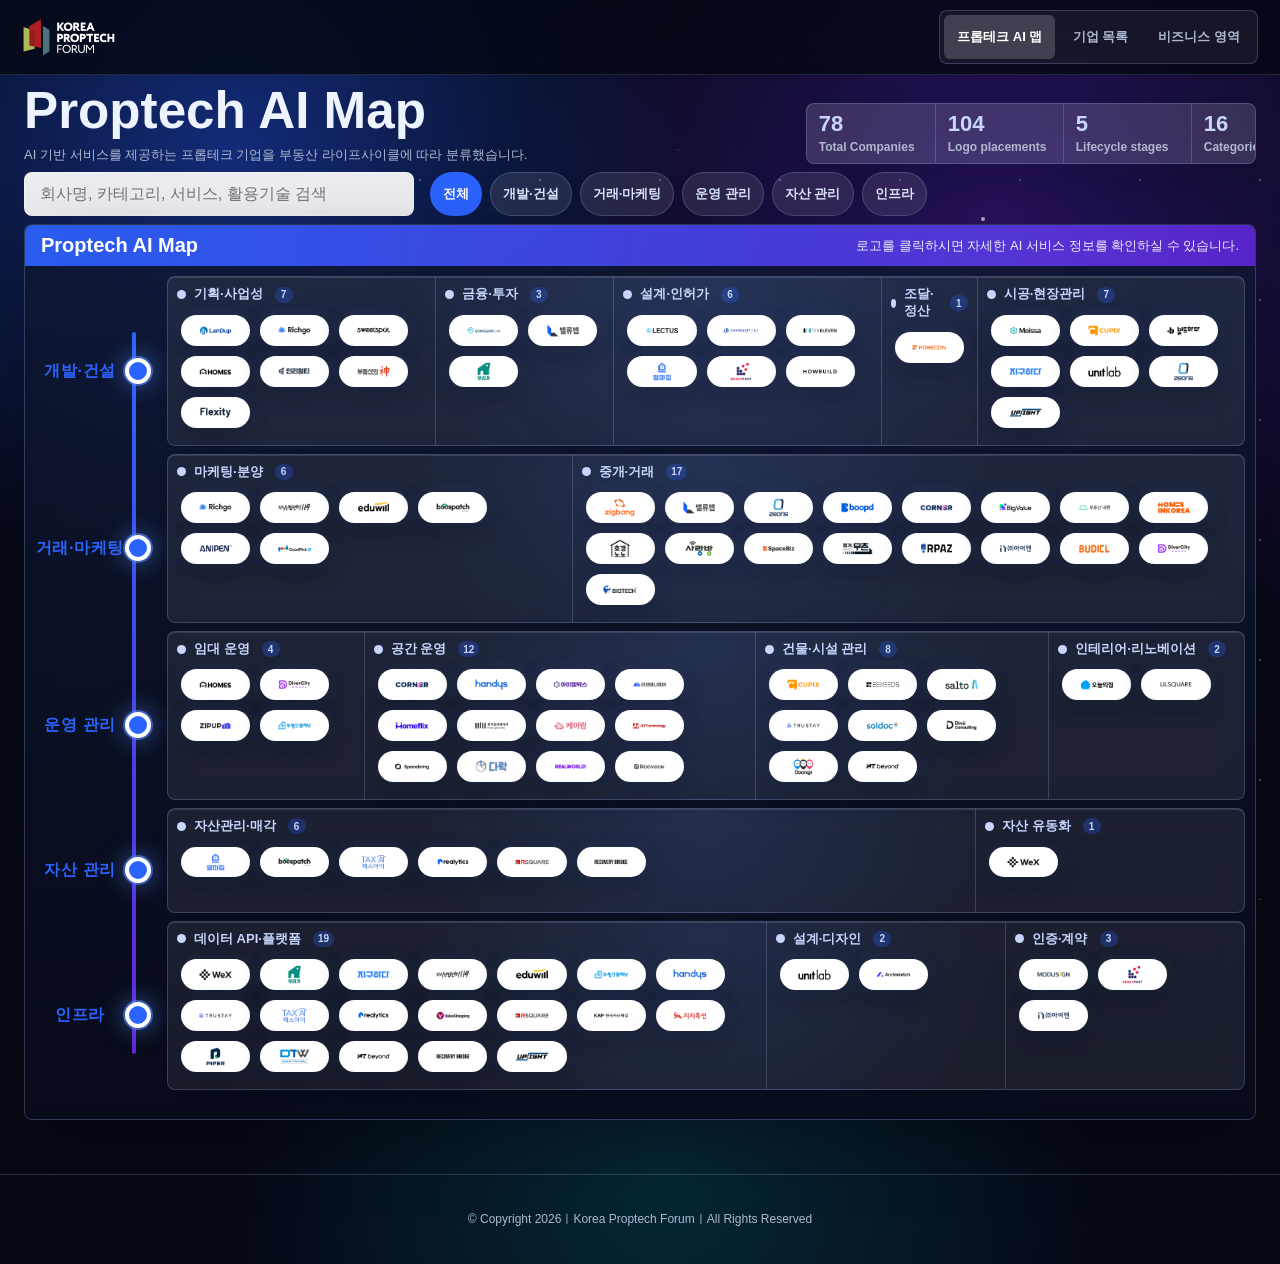
<file: index.html>
<!doctype html>
<html lang="ko">
<head>
  <meta charset="utf-8" />
  <meta name="viewport" content="width=device-width, initial-scale=1" />
  <title>Proptech AI Map</title>
  <meta property="og:type" content="website" />
  <meta property="og:title" content="Proptech AI Map" />
  <meta property="og:image" content="https://koreaproptechforum.github.io/proptech-ai-map/assets/thumbnail-proptech-ai-map.png" />
  <meta property="og:url" content="https://koreaproptechforum.github.io/proptech-ai-map/" />
  <meta name="twitter:card" content="summary_large_image" />
  <meta name="twitter:title" content="Proptech AI Map" />
  <meta name="twitter:image" content="https://koreaproptechforum.github.io/proptech-ai-map/assets/thumbnail-proptech-ai-map.png" />
  <link rel="canonical" href="https://koreaproptechforum.github.io/proptech-ai-map/" />
  <link rel="icon" href="./assets/kpf-favicon.png" />
  <link rel="preload" as="image" href="./assets/thumbnail-proptech-ai-map.png" />
  <link rel="preconnect" href="https://fonts.googleapis.com" />
  <link rel="preconnect" href="https://fonts.gstatic.com" crossorigin />
  <link rel="stylesheet" href="./styles.css" />
</head>
<body>
  <header class="topbar">
    <div class="brand">
      <img src="assets/kpf-logo.png" alt="Korea Proptech Forum" class="brand-logo">
    </div>
    <nav class="view-tabs" aria-label="보기 전환">
      <button class="tab is-active" type="button" data-view="map">프롭테크 AI 맵</button>
      <button class="tab" type="button" data-view="directory">기업 목록</button>
      <button class="tab" type="button" data-view="business">비즈니스 영역</button>
    </nav>
  </header>

  <main>
    <div class="space-field" aria-hidden="true">
      <span></span><span></span><span></span><span></span><span></span>
    </div>

    <section class="hero" aria-labelledby="page-title">
      <div>
<h1 id="page-title">Proptech AI Map</h1>
        <p class="lead">
          <span id="lead-main">AI 기반 서비스를 제공하는 프롭테크 기업을 부동산 라이프사이클에 따라 분류했습니다.</span>
        </p>
      </div>
      <div class="stats" aria-label="맵 통계">
        <div><strong id="unique-company-count">0</strong><span>Total Companies</span></div>
        <div id="stat-logo-placements"><strong id="company-count">0</strong><span>Logo placements</span></div>
        <div><strong>5</strong><span>Lifecycle stages</span></div>
        <div><strong id="category-count">0</strong><span>Categories</span></div>
      </div>
    </section>

    <section class="controls" aria-label="검색 및 필터">
      <label class="search-box">
        <input id="search-input" type="search" placeholder="회사명, 카테고리, 서비스, 활용기술 검색" autocomplete="off" />
      </label>
      <div class="filter-row" id="stage-filters" aria-label="단계 필터"></div>
    </section>

    <section id="map-view" class="view is-active" aria-label="프롭테크 AI 맵"></section>

    <section id="business-view" class="view" aria-label="비즈니스 영역">
      <div class="biz-columns">
        <div class="biz-col">
          <div class="biz-col-header">
            <div class="biz-col-label">B2B <span class="biz-col-count" id="biz-count-b2b"></span></div>
            <div class="biz-col-sub">기업 및 정부·공공기관 대상</div>
          </div>
          <div class="biz-chip-area" id="zone-b2b"></div>
        </div>
        <div class="biz-col biz-col-center">
          <div class="biz-col-header">
            <div class="biz-col-label">B2B · B2C <span class="biz-col-count" id="biz-count-both"></span></div>
          </div>
          <div class="biz-chip-area" id="zone-both"></div>
        </div>
        <div class="biz-col">
          <div class="biz-col-header">
            <div class="biz-col-label">B2C <span class="biz-col-count" id="biz-count-b2c"></span></div>
            <div class="biz-col-sub">일반 소비자 대상</div>
          </div>
          <div class="biz-chip-area" id="zone-b2c"></div>
        </div>
      </div>
    </section>

    <section id="directory-view" class="view" aria-label="회사 목록">
      <div class="directory-layout">
        <aside class="side-panel">
          <h2>분류</h2>
          <div id="category-filters" class="category-filter-list"></div>
        </aside>
        <div>
          <div class="result-bar">
            <strong id="result-count">0개 기업</strong>
            <div class="sort-controls" id="sort-controls"></div>
          </div>
          <div id="directory-grid" class="directory-grid"></div>
        </div>
      </div>
    </section>
  </main>

  <footer class="site-footer">
    <p>© Copyright 2026ㅣKorea Proptech ForumㅣAll Rights Reserved</p>
  </footer>

  <!-- Company detail modal -->
  <div id="company-modal" class="company-modal hidden" role="dialog" aria-modal="true">
    <div class="company-modal-backdrop" id="modal-backdrop"></div>
    <div class="company-modal-box">
      <button class="company-modal-close" id="modal-close" aria-label="닫기">✕</button>
      <div id="modal-body"></div>
    </div>
  </div>

  <template id="company-template">
    <a class="company-chip" target="_blank" rel="noreferrer">
      <span class="orbit-motion">
        <span class="logo-text"></span>
      </span>
      <small></small>
    </a>
  </template>

  <script src="./app.js"></script>
</body>
</html>
</file>
<file: styles.css>
:root {
  --blue: #2b63ff;
  --violet: #6126d9;
  --ink: #eef4ff;
  --muted: #aeb9d0;
  --line: rgba(178, 199, 255, 0.22);
  --panel: rgba(255, 255, 255, 0.095);
  --panel-strong: rgba(255, 255, 255, 0.145);
  --shadow: 0 24px 70px rgba(0, 0, 0, 0.3);
}

* {
  box-sizing: border-box;
}

.site-footer {
  text-align: center;
  padding: 24px 16px;
  font-size: 12px;
  color: var(--muted);
  border-top: 1px solid var(--line);
  margin-top: 40px;
}

body {
  margin: 0;
  min-height: 100vh;
  overflow-x: hidden;
  color: var(--ink);
  font-family: Pretendard, Inter, "Noto Sans KR", "Malgun Gothic", Arial, sans-serif;
  background:
    radial-gradient(circle at 18% 12%, rgba(36, 91, 255, 0.42), transparent 30%),
    radial-gradient(circle at 78% 18%, rgba(93, 34, 210, 0.42), transparent 34%),
    radial-gradient(circle at 52% 94%, rgba(0, 177, 190, 0.18), transparent 32%),
    #060916;
}

body::before {
  content: "";
  position: fixed;
  inset: 0;
  pointer-events: none;
  background-image:
    radial-gradient(circle, rgba(255,255,255,0.78) 0 1px, transparent 1.7px),
    radial-gradient(circle, rgba(130,178,255,0.48) 0 1px, transparent 1.5px);
  background-position: 0 0, 48px 60px;
  background-size: 120px 120px, 180px 180px;
  opacity: 0.3;
}

button,
input {
  font: inherit;
}

.topbar {
  position: sticky;
  top: 0;
  z-index: 20;
  display: flex;
  align-items: center;
  justify-content: space-between;
  gap: 20px;
  min-height: 56px;
  padding: 10px 22px;
  border-bottom: 1px solid rgba(255,255,255,0.12);
  background: rgba(5, 8, 18, 0.78);
  backdrop-filter: blur(16px);
}

.topbar-slogan {
  position: absolute;
  left: 50%;
  transform: translateX(-50%);
  font-family: inherit;
  font-weight: 700;
  font-size: 19px;
  color: rgba(200, 215, 255, 0.75);
  letter-spacing: 0.06em;
  white-space: nowrap;
  pointer-events: none;
  margin: 0;
}


.brand {
  display: flex;
  align-items: center;
  gap: 12px;
}

.brand-logo {
  height: 38px;
  width: auto;
  display: block;
}

.mark {
  display: flex;
  align-items: center;
  gap: 4px;
  width: 30px;
  height: 30px;
}

.mark span {
  width: 7px;
  border-radius: 2px;
}

.mark span:nth-child(1) { height: 18px; background: #81b843; }
.mark span:nth-child(2) { height: 25px; background: #d84845; }
.mark span:nth-child(3) { height: 21px; background: #50606d; }

.brand strong,
.brand span {
  display: block;
  white-space: nowrap;
}

.brand strong {
  font-size: 14px;
}

.brand span {
  margin-top: 2px;
  color: var(--muted);
  font-size: 12px;
  font-weight: 800;
}

.view-tabs {
  display: inline-flex;
  gap: 4px;
  padding: 4px;
  border: 1px solid var(--line);
  border-radius: 8px;
  background: rgba(255,255,255,0.06);
}

.tab {
  display: inline-flex;
  align-items: center;
  justify-content: center;
  min-width: 82px;
  min-height: 44px;
  border: 0;
  border-radius: 6px;
  padding: 9px 13px;
  background: transparent;
  color: var(--muted);
  font-size: 13px;
  font-weight: 900;
  cursor: pointer;
}

.tab.is-active {
  background: rgba(255,255,255,0.18);
  color: #fff;
}

main {
  position: relative;
  width: min(1480px, calc(100% - 48px));
  margin: 0 auto;
  padding: 12px 0 14px;
}

.space-field {
  position: absolute;
  inset: 24px 0 auto;
  height: 420px;
  pointer-events: none;
  overflow: hidden;
}

.space-field span {
  position: absolute;
  border-radius: 50%;
  background: #fff;
  box-shadow: 0 0 22px rgba(255,255,255,0.85);
  opacity: 0.7;
}

.space-field span:nth-child(1) { left: 9%; top: 34%; width: 5px; height: 5px; }
.space-field span:nth-child(2) { display: none; }
.space-field span:nth-child(3) { right: 22%; top: 28%; width: 4px; height: 4px; }
.space-field span:nth-child(4) { right: 8%; top: 67%; width: 7px; height: 7px; }
.space-field span:nth-child(5) { left: 56%; top: 76%; width: 5px; height: 5px; }

.hero {
  position: relative;
  display: grid;
  grid-template-columns: minmax(0, 1fr) auto;
  gap: 28px;
  align-items: end;
  margin-bottom: 8px;
}

.eyebrow {
  margin: 0 0 5px;
  color: var(--blue);
  font-size: 13px;
  font-weight: 950;
}

h1 {
  margin: 0;
  font-size: clamp(32px, 4vw, 54px);
  line-height: 0.95;
  letter-spacing: 0;
}

.lead {
  max-width: 790px;
  margin: 10px 0 0;
  color: var(--muted);
  font-size: 13px;
  line-height: 1.45;
}

.stats {
  display: flex;
  overflow: hidden;
  border: 1px solid var(--line);
  border-radius: 8px;
  background: var(--panel-strong);
  box-shadow: var(--shadow);
  backdrop-filter: blur(16px);
}

.stats div {
  flex: 0 0 128px;
  padding: 9px 12px;
  border-left: 1px solid var(--line);
}

.stats div:first-child {
  border-left: 0;
}

.stats strong,
.stats span {
  display: block;
}

.stats strong {
  color: #c8d6ff;
  font-size: 22px;
  line-height: 1;
}

.stats span {
  margin-top: 5px;
  color: var(--muted);
  font-size: 12px;
  font-weight: 900;
}

.controls {
  position: relative;
  display: grid;
  grid-template-columns: minmax(240px, 390px) minmax(0, 1fr);
  gap: 16px;
  align-items: end;
  margin-bottom: 8px;
}

.search-box {
  display: grid;
  gap: 4px;
}

.search-box span {
  color: var(--muted);
  font-size: 12px;
  font-weight: 950;
}

.search-box input {
  width: 100%;
  height: 44px;
  border: 1px solid rgba(255,255,255,0.28);
  border-radius: 8px;
  padding: 0 15px;
  background: rgba(255,255,255,0.92);
  color: #141824;
  outline: none;
}

.search-box input:focus {
  border-color: var(--blue);
  box-shadow: 0 0 0 3px rgba(43, 99, 255, 0.18);
}

.filter-row {
  display: flex;
  flex-wrap: wrap;
  gap: 8px;
}

.filter-button {
  display: inline-flex;
  align-items: center;
  min-height: 44px;
  border: 1px solid var(--line);
  border-radius: 999px;
  padding: 8px 12px;
  background: rgba(255,255,255,0.1);
  color: #dfe7ff;
  font-size: 13px;
  font-weight: 900;
  cursor: pointer;
}

.filter-button.is-active {
  border-color: transparent;
  background: var(--blue);
  color: white;
}

.view {
  display: none;
}

.view.is-active {
  display: block;
}

.map-board {
  overflow: hidden;
  border: 1px solid var(--line);
  border-radius: 8px;
  background: linear-gradient(180deg, rgba(15, 24, 50, 0.84), rgba(8, 12, 27, 0.92));
  box-shadow: var(--shadow);
  backdrop-filter: blur(18px);
}

.map-title {
  display: flex;
  justify-content: space-between;
  gap: 20px;
  align-items: center;
  padding: 9px 16px;
  color: white;
  background:
    linear-gradient(100deg, rgba(43, 99, 255, 0.92), rgba(97, 38, 217, 0.9)),
    radial-gradient(circle at 80% 20%, rgba(255,255,255,0.25), transparent 22%);
}

.map-title strong {
  font-size: 20px;
  letter-spacing: 0;
}

.map-title span {
  font-size: 13px;
  font-weight: 400;
  opacity: 0.9;
}

.map-content {
  display: grid;
  grid-template-columns: 120px minmax(0, 1fr);
  gap: 12px;
  padding: 10px;
}

.stage-rail {
  position: relative;
  display: grid;
  align-content: start;
  gap: 8px;
  padding: 10px 0;
}

.stage-rail::before {
  content: "";
  position: absolute;
  top: calc(var(--rail-row-height, 91px) / 2 + 10px);
  bottom: calc(var(--rail-row-height, 91px) / 2 + 10px);
  left: 97px;
  width: 4px;
  border-radius: 99px;
  background: linear-gradient(180deg, var(--blue), var(--violet));
}

.rail-stage {
  position: relative;
  display: grid;
  grid-template-columns: 90px;
  gap: 0;
  align-items: center;
  min-height: var(--rail-row-height, 91px);
}

.rail-stage::after {
  content: "";
  position: absolute;
  left: 90px;
  top: 50%;
  width: 18px;
  height: 18px;
  transform: translateY(-50%);
  border: 4px solid white;
  border-radius: 50%;
  background: var(--blue);
  box-shadow: 0 0 0 2px rgba(92, 139, 255, 0.55), 0 0 24px rgba(92, 139, 255, 0.7);
}

.rail-stage strong {
  display: block;
  width: 100%;
  color: var(--blue);
  font-size: 16px;
  font-weight: 800;
  line-height: 1.4;
  letter-spacing: 0.04em;
  white-space: normal;
  word-break: keep-all;
  overflow-wrap: break-word;
  text-align: center;
}

.rail-stage.is-active strong {
  color: #fff;
}

.rail-stage.is-active::after {
  background: #fff;
  box-shadow:
    0 0 0 3px var(--blue),
    0 0 0 5px rgba(92, 139, 255, 0.5),
    0 0 20px 4px rgba(92, 139, 255, 0.9);
  animation: rail-pulse 1.6s ease-in-out infinite;
}

@keyframes rail-pulse {
  0%, 100% { box-shadow: 0 0 0 3px var(--blue), 0 0 0 5px rgba(92,139,255,0.5), 0 0 20px 4px rgba(92,139,255,0.9); }
  50%       { box-shadow: 0 0 0 3px var(--blue), 0 0 0 8px rgba(92,139,255,0.3), 0 0 32px 8px rgba(92,139,255,0.6); }
}

.rail-stage span {
  display: none;
  font-size: 12px;
  font-weight: 950;
  line-height: 1.35;
}

.stage-list {
  display: grid;
  align-content: start;
  gap: 8px;
}

.stage-card {
  display: grid;
  grid-template-columns: var(--category-template, repeat(var(--category-count, 3), minmax(0, 1fr)));
  gap: 0;
  min-height: 82px;
  transition: opacity 0.3s, filter 0.3s;
  border: 1px solid var(--line);
  border-radius: 8px;
  background:
    radial-gradient(circle at 50% 0%, rgba(88, 134, 255, 0.13), transparent 52%),
    rgba(255, 255, 255, 0.075);
  box-shadow: inset 0 1px 0 rgba(255,255,255,0.12);
  backdrop-filter: blur(10px);
}

.stage-card.is-dimmed {
  opacity: 0.25;
  filter: blur(1px);
}

.stage-card.is-active {
  border-color: rgba(92, 139, 255, 0.6);
  box-shadow: inset 0 1px 0 rgba(255,255,255,0.12), 0 0 0 1px rgba(92,139,255,0.3), 0 0 24px rgba(92,139,255,0.15);
}

.stage-development { min-height: 104px; }
.stage-transaction { min-height: 88px; }
.stage-operation { min-height: 104px; }
.stage-asset { min-height: 58px; }
.stage-infra { min-height: 88px; }

.category-column {
  position: relative;
  min-width: 0;
  padding: 9px;
  border-left: 1px solid var(--line);
}

.category-column:first-child {
  border-left: 0;
}

.category-column h2 {
  display: flex;
  align-items: center;
  gap: 8px;
  margin: 0;
  color: #c8d6ff;
  font-size: 13px;
  line-height: 1.3;
  letter-spacing: 0;
}

.category-column h2::before {
  content: "";
  width: 9px;
  height: 9px;
  border-radius: 50%;
  background: currentColor;
}

.company-list {
  position: relative;
  height: calc(100% - 18px);
  min-height: calc(52px + min(var(--density, 1), 10) * 2px);
  margin-top: 4px;
}

.company-list.floating-list {
  display: flex;
  flex-wrap: wrap;
  align-content: flex-start;
  gap: 10px;
  padding: 8px 4px;
  height: auto;
}

.company-list.floating-list .company-chip {
  position: relative;
  left: auto;
  top: auto;
  transform: none;
  animation: float-y var(--float-duration, 6s) ease-in-out var(--float-delay, 0s) infinite alternate;
}

.company-list.floating-list .company-chip:hover,
.company-list.floating-list .company-chip:focus-visible {
  transform: scale(1.08);
}

@keyframes float-y {
  from { transform: translateY(-4px); }
  to   { transform: translateY(4px); }
}

.company-chip {
  position: absolute;
  left: var(--x, 50%);
  top: var(--y, 50%);
  display: inline-grid;
  place-items: center;
  width: clamp(68px, 5.4vw, 92px);
  height: clamp(30px, 2.4vw, 40px);
  padding: 5px 9px;
  overflow: hidden;
  border: 1px solid rgba(255, 255, 255, 0.28);
  border-radius: 999px;
  background: #ffffff;
  color: #242a35;
  text-align: center;
  text-decoration: none;
  box-shadow:
    inset 0 1px 0 rgba(255, 255, 255, 0.95),
    0 8px 22px rgba(0, 0, 0, 0.24),
    0 0 18px rgba(86, 134, 255, 0.12);
  transform-origin: center;
  transform: translate(-50%, -50%);
  transition: box-shadow 160ms ease, border-color 160ms ease, filter 160ms ease;
  animation: drift var(--float-duration, 7s) ease-in-out var(--float-delay, 0s) infinite alternate;
}

.company-chip:hover,
.company-chip:focus-visible {
  z-index: 5;
  border-color: var(--blue);
  outline: none;
  filter: saturate(1.08);
  box-shadow: 0 18px 36px rgba(0, 0, 0, 0.36), 0 0 32px rgba(83, 132, 255, 0.45);
}

.orbit-motion {
  display: block;
  width: 100%;
  height: 100%;
  transition: transform 160ms ease;
}

.company-chip:hover .orbit-motion,
.company-chip:focus-visible .orbit-motion {
  transform: scale(1.28);
}

.company-chip.is-featured {
  border-color: rgba(255, 224, 124, 0.9);
  background: #ffffff;
  box-shadow:
    0 10px 28px rgba(0, 0, 0, 0.28),
    0 0 18px rgba(255, 215, 92, 0.55),
    0 0 34px rgba(80, 157, 255, 0.35);
}

.company-chip.is-featured::before {
  content: "";
  position: absolute;
  inset: -2px;
  border-radius: inherit;
  pointer-events: none;
  background: linear-gradient(120deg, transparent 0%, rgba(255,255,255,0.95) 45%, transparent 70%);
  transform: translateX(-130%);
  animation: shine 2.8s ease-in-out infinite;
}

.company-chip.is-featured::after {
  content: "";
  position: absolute;
  right: 6px;
  top: 5px;
  width: 8px;
  height: 8px;
  border-radius: 50%;
  background: #ffd95c;
  box-shadow:
    0 0 0 3px rgba(255, 217, 92, 0.2),
    0 0 12px rgba(255, 217, 92, 0.95);
  animation: twinkle 1.6s ease-in-out infinite alternate;
}

.directory-card.is-featured {
  border-color: rgba(255, 224, 124, 0.45);
  box-shadow:
    0 12px 32px rgba(24, 33, 55, 0.12),
    0 0 28px rgba(255, 215, 92, 0.22);
}

.directory-card.is-featured .directory-logo {
  border-color: rgba(255, 224, 124, 0.9);
  box-shadow: 0 0 24px rgba(255, 215, 92, 0.35);
}

@keyframes shine {
  0%, 45% {
    transform: translateX(-130%);
    opacity: 0;
  }
  55% {
    opacity: 0.85;
  }
  100% {
    transform: translateX(130%);
    opacity: 0;
  }
}

@keyframes twinkle {
  from {
    transform: scale(0.85) rotate(-8deg);
    opacity: 0.55;
  }
  to {
    transform: scale(1.2) rotate(8deg);
    opacity: 1;
  }
}

@keyframes drift {
  0% {
    transform: perspective(600px) translate(calc(-50% - var(--float-x, 0px)), calc(-50% - var(--float-y, 0px))) translateZ(calc(-1 * var(--float-z, 0px)));
    z-index: 0;
  }
  50% {
    z-index: 3;
  }
  100% {
    transform: perspective(600px) translate(calc(-50% + var(--float-x, 0px)), calc(-50% + var(--float-y, 0px))) translateZ(var(--float-z, 0px));
    z-index: 0;
  }
}

.logo-text {
  position: relative;
  display: block;
  width: 100%;
  height: 100%;
}

.logo-text img {
  position: absolute;
  inset: 0;
  width: 100%;
  height: 100%;
  object-fit: contain;
  object-position: center center;
}

.directory-logo img {
  position: absolute;
  inset: 8px 14px;
  width: calc(100% - 28px);
  height: calc(100% - 16px);
  object-fit: contain;
  object-position: center center;
}

.directory-logo span {
  position: absolute;
  inset: 0;
  display: flex;
  align-items: center;
  justify-content: center;
  padding: 4px 10px;
}

.company-chip small {
  display: none;
}

/* ── Business View ───────────────────────────────────────────── */
.biz-columns {
  display: grid;
  grid-template-columns: 1fr 1.6fr 1fr;
  gap: 0;
  padding: 0 0 40px;
  align-items: stretch;
}

.biz-col {
  display: flex;
  flex-direction: column;
  padding: 20px 16px 20px;
  border-radius: 0;
  transition: background 0.3s;
}

.biz-col:first-child {
  background: linear-gradient(160deg, rgba(43,99,255,0.13) 0%, rgba(43,99,255,0.06) 100%);
  border-right: 2px solid rgba(43, 99, 255, 0.25);
  border-radius: 20px 0 0 20px;
}

.biz-col-center {
  background: linear-gradient(180deg, rgba(90,60,255,0.14) 0%, rgba(120,80,255,0.09) 100%);
  border-left: 2px solid rgba(90, 60, 255, 0.22);
  border-right: 2px solid rgba(90, 60, 255, 0.22);
}

.biz-col:last-child {
  background: linear-gradient(200deg, rgba(97,38,217,0.06) 0%, rgba(97,38,217,0.14) 100%);
  border-left: 2px solid rgba(97, 38, 217, 0.25);
  border-radius: 0 20px 20px 0;
}

.biz-col-header {
  text-align: center;
  margin-bottom: 16px;
  flex-shrink: 0;
}

.biz-col-label {
  display: flex;
  align-items: center;
  justify-content: center;
  gap: 6px;
  font-size: 20px;
  font-weight: 900;
  letter-spacing: 0.04em;
  margin-bottom: 4px;
}

.biz-col:first-child .biz-col-label { color: rgba(120, 160, 255, 0.95); }
.biz-col-center .biz-col-label      { color: rgba(178, 155, 255, 0.95); }
.biz-col:last-child .biz-col-label  { color: rgba(170, 120, 255, 0.95); }

.biz-col-sub {
  font-size: 13px;
  color: var(--muted);
  line-height: 1.4;
}

.biz-chip-area {
  display: flex;
  flex-wrap: wrap;
  justify-content: center;
  align-content: flex-start;
  gap: 10px;
  padding: 8px 4px;
  position: relative;
}

.biz-chip-area .company-chip {
  position: relative;
  left: auto;
  top: auto;
  transform: none;
  width: clamp(76px, 6vw, 104px);
  height: clamp(34px, 2.6vw, 46px);
  padding: 6px 10px;
  animation: float-y var(--float-duration, 6s) ease-in-out var(--float-delay, 0s) infinite alternate;
}

.biz-chip-area .company-chip:hover,
.biz-chip-area .company-chip:focus-visible {
  transform: scale(1.08);
}

.biz-empty {
  position: absolute;
  top: 50%;
  left: 50%;
  transform: translate(-50%, -50%);
  font-size: 12px;
  color: var(--muted);
  white-space: nowrap;
}

/* ── Search highlight ────────────────────────────────────────── */
mark.search-mark {
  background: rgba(255, 220, 60, 0.45);
  color: inherit;
  border-radius: 2px;
  padding: 0 1px;
}

/* ── Category count badge ────────────────────────────────────── */
.category-count-badge {
  display: inline-flex;
  align-items: center;
  justify-content: center;
  min-width: 18px;
  height: 16px;
  padding: 0 5px;
  border-radius: 999px;
  background: rgba(43, 99, 255, 0.28);
  color: #c8d6ff;
  font-size: 10px;
  font-weight: 900;
  margin-left: 4px;
}

/* ── Initials fallback ───────────────────────────────────────── */
.logo-initials {
  display: flex;
  align-items: center;
  justify-content: center;
  width: 100%;
  height: 100%;
  font-size: 11px;
  font-weight: 900;
  color: #242a35;
  background: linear-gradient(135deg, #e8eeff, #d0d8f8);
  letter-spacing: 0.04em;
}

.dir-initials {
  font-size: 16px;
  border-radius: 999px;
}

.modal-initials {
  font-size: 18px;
  border-radius: 999px;
}

/* ── Filter clear button ─────────────────────────────────────── */
.filter-clear {
  border-color: rgba(255, 100, 100, 0.35) !important;
  color: rgba(255, 160, 160, 0.9) !important;
}

.filter-clear:hover {
  background: rgba(255, 80, 80, 0.18) !important;
}

/* ── Biz col count ───────────────────────────────────────────── */
.biz-col-count {
  display: inline-flex;
  align-items: center;
  justify-content: center;
  min-width: 24px;
  height: 20px;
  padding: 0 7px;
  border-radius: 999px;
  background: rgba(255, 255, 255, 0.12);
  font-size: 12px;
  font-weight: 900;
  letter-spacing: 0;
}

/* ── Sort controls ───────────────────────────────────────────── */
.sort-controls {
  display: flex;
  gap: 6px;
}

.sort-button {
  display: inline-flex;
  align-items: center;
  min-height: 44px;
  border: 1px solid var(--line);
  border-radius: 6px;
  padding: 5px 10px;
  background: rgba(255,255,255,0.08);
  color: var(--muted);
  font-size: 12px;
  font-weight: 900;
  cursor: pointer;
}

.sort-button.is-active {
  background: rgba(255,255,255,0.2);
  border-color: rgba(255,255,255,0.3);
  color: #fff;
}

/* ── Directory ───────────────────────────────────────────────── */
.directory-layout {
  display: grid;
  grid-template-columns: 260px minmax(0, 1fr);
  gap: 20px;
}

.side-panel,
.result-bar,
.directory-card {
  border: 1px solid var(--line);
  border-radius: 8px;
  background: var(--panel);
  box-shadow: 0 12px 32px rgba(24, 33, 55, 0.12);
  backdrop-filter: blur(14px);
}

.side-panel {
  position: sticky;
  top: 92px;
  align-self: start;
  padding: 18px;
}

.side-panel h2 {
  margin: 0 0 14px;
  font-size: 16px;
}

.category-filter-list {
  display: grid;
  gap: 7px;
}

.category-filter {
  width: 100%;
  min-height: 44px;
  display: flex;
  align-items: center;
  border: 1px solid var(--line);
  border-radius: 7px;
  padding: 9px 10px;
  background: rgba(255,255,255,0.08);
  color: #dfe7ff;
  font-size: 12px;
  font-weight: 900;
  text-align: left;
  cursor: pointer;
}

.category-filter.is-active {
  border-color: transparent;
  background: rgba(255,255,255,0.2);
  color: white;
}

.result-bar {
  display: flex;
  justify-content: space-between;
  gap: 14px;
  align-items: center;
  margin-bottom: 14px;
  padding: 15px 17px;
}

.result-bar span {
  color: var(--muted);
  font-size: 13px;
}

.directory-grid {
  display: grid;
  grid-template-columns: repeat(3, minmax(0, 1fr));
  gap: 14px;
}

.directory-card {
  display: grid;
  align-content: start;
  gap: 12px;
  padding: 16px;
}

.directory-card-header {
  display: flex;
  align-items: flex-start;
  justify-content: space-between;
  gap: 14px;
}

.directory-logo {
  position: relative;
  flex-shrink: 0;
  width: 168px;
  height: 66px;
  overflow: hidden;
  border: 1px solid rgba(255,255,255,0.28);
  border-radius: 999px;
  background: #ffffff;
}

.directory-card h3 {
  margin: 0;
  font-size: 17px;
  line-height: 1.35;
}

.directory-card p {
  margin: 0;
  color: var(--muted);
  font-size: 13px;
  line-height: 1.5;
}

.category-label {
  margin: 0;
  color: var(--muted);
  font-size: 12px;
  font-weight: 900;
}

.service-list {
  display: grid;
  gap: 8px;
}

.service-item {
  display: grid;
  gap: 3px;
  padding: 10px 12px;
  border-radius: 7px;
  background: rgba(255,255,255,0.06);
  border: 1px solid rgba(178,199,255,0.14);
}

.service-name {
  font-size: 13px;
  font-weight: 900;
  color: #c8d6ff;
}

.service-desc {
  font-size: 12px;
  color: var(--muted);
  line-height: 1.5;
}

.service-tech {
  font-size: 11px;
  font-weight: 900;
  color: var(--blue);
  margin-top: 2px;
}

.stage-badge {
  flex: 0 0 auto;
  width: fit-content;
  border-radius: 999px;
  padding: 6px 8px;
  background: rgba(36, 91, 255, 0.2);
  color: #d9e4ff;
  font-size: 11px;
  font-weight: 950;
}

.link-button {
  display: inline-flex;
  align-items: center;
  justify-content: center;
  width: fit-content;
  min-height: 44px;
  border-radius: 6px;
  padding: 9px 12px;
  background: rgba(255,255,255,0.18);
  color: #fff;
  font-size: 12px;
  font-weight: 950;
  text-decoration: none;
}

.company-modal {
  position: fixed;
  inset: 0;
  z-index: 50;
  display: flex;
  align-items: center;
  justify-content: center;
}

.company-modal.hidden {
  display: none;
}

.company-modal-backdrop {
  position: absolute;
  inset: 0;
  background: rgba(0, 0, 0, 0.65);
  backdrop-filter: blur(4px);
}

.company-modal-box {
  position: relative;
  width: min(480px, calc(100vw - 40px));
  max-height: calc(100vh - 80px);
  overflow-y: auto;
  border: 1px solid var(--line);
  border-radius: 14px;
  padding: 28px;
  background: #0b1326;
  box-shadow: 0 32px 80px rgba(0, 0, 0, 0.65);
}

.company-modal-close {
  position: absolute;
  top: 8px;
  right: 8px;
  width: 44px;
  height: 44px;
  border: 1px solid var(--line);
  border-radius: 50%;
  background: rgba(255,255,255,0.06);
  color: var(--muted);
  font-size: 14px;
  cursor: pointer;
  display: flex;
  align-items: center;
  justify-content: center;
}

.company-modal-close:hover {
  background: rgba(255,255,255,0.14);
  color: #fff;
}

.modal-card-header {
  display: flex;
  align-items: center;
  gap: 18px;
  margin-bottom: 4px;
}

.modal-logo {
  position: relative;
  flex-shrink: 0;
  width: 140px;
  height: 56px;
  overflow: hidden;
  border: 1px solid rgba(255,255,255,0.28);
  border-radius: 999px;
  background: #ffffff;
}

.modal-logo img {
  position: absolute;
  inset: 6px 12px;
  width: calc(100% - 24px);
  height: calc(100% - 12px);
  object-fit: contain;
  object-position: center center;
}

.modal-meta {
  display: grid;
  gap: 5px;
}

.modal-name {
  margin: 0;
  font-size: 20px;
  line-height: 1.2;
}

.modal-category {
  margin: 0;
  color: var(--muted);
  font-size: 13px;
}

.modal-link {
  display: inline-flex;
  margin-top: 20px;
}

.empty-state {
  border: 1px dashed var(--line);
  border-radius: 8px;
  padding: 40px 20px;
  color: var(--muted);
  text-align: center;
  background: rgba(255,255,255,0.08);
}

@media (max-width: 1120px) {
  main {
    width: min(100% - 28px, 1180px);
  }

  .hero,
  .controls,
  .directory-layout {
    grid-template-columns: 1fr;
  }

  .stats div {
    flex: 1 1 100px;
  }

  .map-content {
    grid-template-columns: 120px minmax(0, 1fr);
  }

  .stage-rail::before {
    left: 97px;
  }

  .rail-stage {
    grid-template-columns: 90px;
    gap: 0;
  }

  .rail-stage::after {
    left: 90px;
  }

  .rail-stage span {
    display: none;
  }

  .side-panel {
    position: static;
  }

  .directory-grid {
    grid-template-columns: repeat(2, minmax(0, 1fr));
  }
}

@media (max-height: 850px) and (min-width: 900px) {
  .topbar {
    min-height: 40px;
    padding-top: 5px;
    padding-bottom: 5px;
  }

  .brand span {
    display: none;
  }

  main {
    padding-top: 8px;
    padding-bottom: 8px;
  }

  .hero {
    grid-template-columns: minmax(0, 1fr) 330px;
    margin-bottom: 6px;
  }

  .eyebrow {
    display: none;
  }

  h1 {
    font-size: 38px;
  }

  .stats {
    display: grid;
    grid-template-columns: repeat(2, 1fr);
    gap: 1px;
    background: var(--line);
  }

  .stats div {
    padding: 7px 10px;
    border: 0;
    background: var(--panel-strong);
  }

  .stats strong {
    font-size: 20px;
  }

  .controls {
    grid-template-columns: 310px minmax(0, 1fr);
    margin-bottom: 6px;
  }

  .search-box span {
    display: none;
  }

  .search-box input {
    height: 32px;
  }

  .filter-button {
    padding: 7px 10px;
    font-size: 12px;
  }

  .map-title {
    padding: 7px 14px;
  }

  .map-title strong {
    font-size: 18px;
  }

  .map-content {
    grid-template-columns: 74px minmax(0, 1fr);
    gap: 8px;
    padding: 8px;
  }

  .stage-list {
    gap: 6px;
  }

  .stage-rail {
    gap: 6px;
  }

  .stage-rail::before {
    left: 61px;
  }

  .rail-stage {
    grid-template-columns: 54px;
    gap: 0;
    min-height: 82px;
  }

  .rail-stage::after {
    left: 54px;
  }

  .rail-stage strong {
    font-size: 15px;
  }

  .rail-stage span {
    display: none;
  }

  .stage-development { min-height: 94px; }
  .stage-transaction { min-height: 80px; }
  .stage-operation { min-height: 94px; }
  .stage-asset { min-height: 50px; }
  .stage-infra { min-height: 80px; }

  .category-column {
    padding: 7px;
  }

  .category-column h2 {
    font-size: 12px;
  }

  .company-list {
    min-height: calc(48px + min(var(--density, 1), 10) * 2px);
  }

  .company-chip {
    width: clamp(62px, 5.2vw, 82px);
    height: clamp(27px, 2.2vw, 34px);
    padding: 4px 8px;
  }
}

@media (max-width: 680px) {
  .topbar {
    position: static;
    display: grid;
    padding: 14px 16px;
  }

  .view-tabs {
    width: 100%;
  }

  .tab {
    flex: 1;
    padding: 9px 6px;
    font-size: 12px;
    white-space: nowrap;
    word-break: keep-all;
    overflow: hidden;
    text-overflow: ellipsis;
  }

  main {
    width: min(100% - 24px, 640px);
  }

  h1 {
    font-size: 42px;
  }

  .directory-grid {
    grid-template-columns: 1fr;
  }

  .stats {
    display: grid;
    grid-template-columns: repeat(2, 1fr);
    gap: 1px;
    background: var(--line);
  }

  .stats div {
    border: 0;
    background: var(--panel-strong);
  }

  .map-title {
    display: grid;
  }

  .map-content {
    grid-template-columns: 1fr;
    padding: 14px;
  }

  .stage-rail {
    display: none;
  }

  .stage-card {
    grid-template-columns: 1fr;
    min-height: auto;
  }

  .category-column {
    min-height: 120px;
    border-left: 0;
    border-top: 1px solid var(--line);
  }

  .category-column:first-child {
    border-top: 0;
  }

  .company-chip {
    width: 120px;
    height: 48px;
  }

  .biz-chip-area .company-chip {
    width: 104px;
    height: 44px;
  }

  .biz-columns {
    grid-template-columns: 1fr;
  }

  .biz-col:first-child {
    border-radius: 20px 20px 0 0;
    border-right: none;
    border-bottom: 2px solid rgba(43, 99, 255, 0.25);
  }

  .biz-col-center {
    border-left: none;
    border-right: none;
    border-top: none;
    border-bottom: 2px solid rgba(90, 60, 255, 0.22);
  }

  .biz-col:last-child {
    border-radius: 0 0 20px 20px;
    border-left: none;
    border-top: none;
  }
}
</file>
